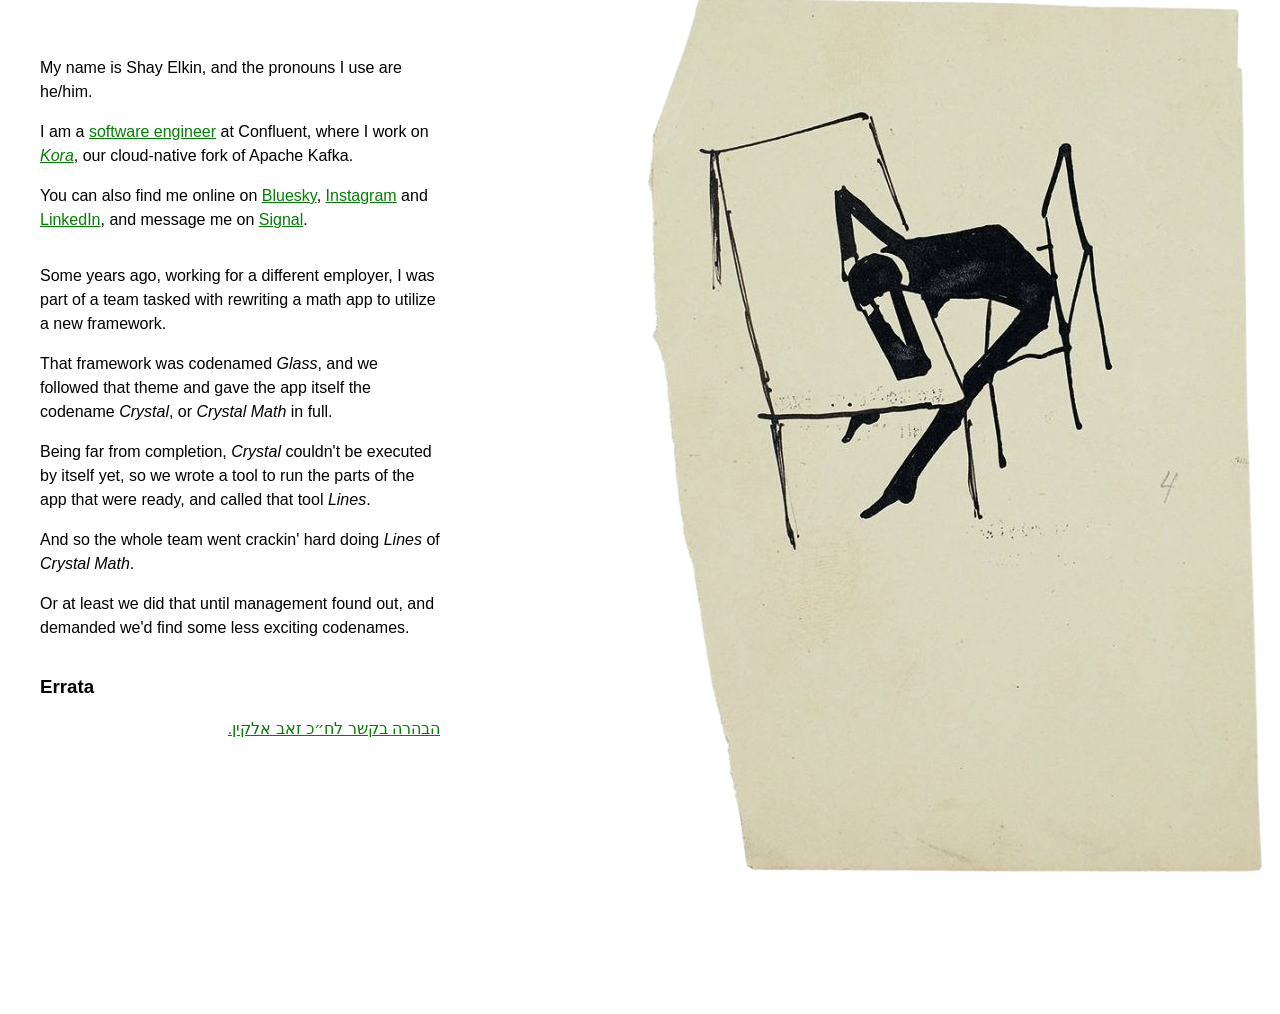
<file: index.html>
<!DOCTYPE html>
<head>
  <meta http-equiv="Content-Type" content="text/html; charset=UTF-8" />
  <meta name="viewport" content="width=device-width, initial-scale=1, maximum-scale=1" />
  <meta name="description" content="Home page for Shay Elkin, a software engineer at Confluent" />
  <title>Shay Elkin - shay.elkin.io</title>
  <link href="style.css" rel="stylesheet" />
  <!-- favicon is from https://twemoji.twitter.com/ --> 
  <link rel="icon" href="favicon.png" sizes="any" />
  <link rel="icon" href="favicon.svg" type="image/svg+xml" />
</head>
<body>
    <div id="kafka-bg-container"><img src="kafka.png" width="634" height="1024" title="A drawing by Franz Kafka (ca. 1901-07). The Literary Estate of Max Brod, National Library of Israel, Jerusalem" alt="A torn, yellowish piece of paper, on it a minimalist ink drawing of a person sitting in a chair. His hands are crossed on a table in front of him, and his head leaning on those, in an apparent frustration." /></div>
    <div id="text-container">
      <p>
        My name is Shay Elkin, and the pronouns I use are he/him.
      </p>
      <p>
        I am a <a href="concise-resume.html">software engineer</a> at Confluent, where I work
        on <em><a href="https://www.confluent.io/cloud-kafka/">Kora</a></em>, our cloud-native fork
        of Apache Kafka.
      </p>
      <p>
        You can also find me online on <a href="https://bsky.app/profile/srockets.com">Bluesky</a>, <a href="https://www.instagram.com/srockets/">Instagram</a>
        and <a href="https://www.linkedin.com/in/shayel/">LinkedIn</a>, and message me
        on <a href="dm.html">Signal</a>.
      </p>

      <hr />
      <p>Some years ago, working for a different employer, I was part of a team tasked with
      rewriting a math app to utilize a new framework.</p><p>That framework was
      codenamed <em>Glass</em>, and we followed that theme and gave the app itself the
      codename <em>Crystal</em>, or <em>Crystal Math</em> in full.</p><p>Being far from
      completion, <em>Crystal</em> couldn't be executed by itself yet, so we wrote a tool to run
      the parts of the app that were ready, and called that tool <em>Lines</em>.</p> <p>And so the
      whole team went crackin' hard doing <em>Lines</em> of <em>Crystal Math</em>. </p><p>Or at
      least we did that until management found out, and demanded we'd find some less exciting
      codenames.</p>
      <hr />
      <h3>Errata</h3>
      <p id="he">
        <a href="zeev-elkin-he.html">הבהרה בקשר לח״כ זאב אלקין.</a>
      </p>
    </div>
</body>
</file>
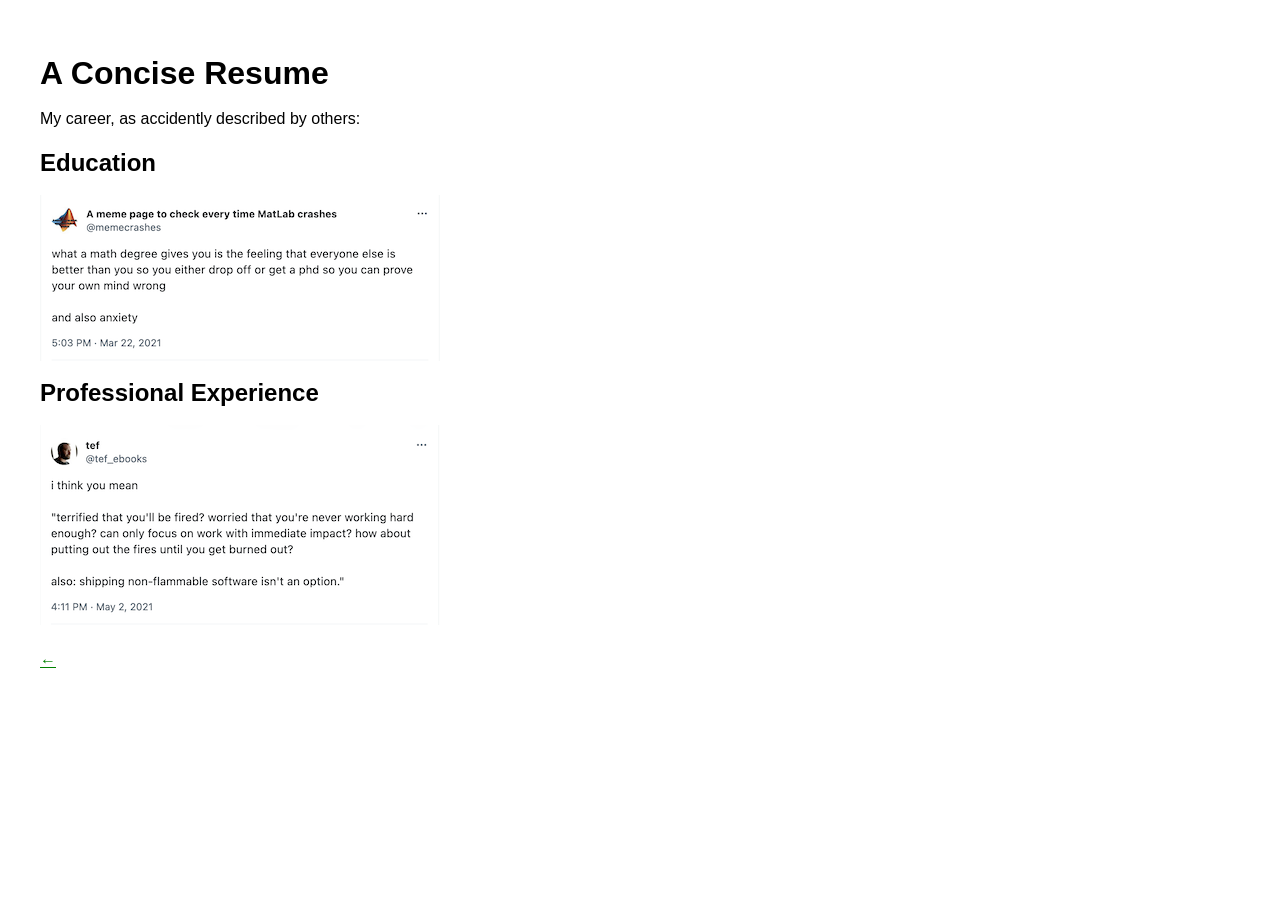
<file: concise-resume.html>
<!DOCTYPE html>
<head>
  <meta http-equiv="Content-Type" content="text/html; charset=UTF-8">
  <meta name="viewport" content="width=device-width, initial-scale=1, maximum-scale=1">
  <meta name="description" content="Shay Elkin's (satirical) resume" />
  <title>A Concise Resume - shay.elkin.io</title>
  <link href="style.css" rel="stylesheet" />
  <!-- favicon is from https://twemoji.twitter.com/ -->
  <link rel="icon" href="favicon.png" sizes="any" />
  <link rel="icon" href="favicon.svg" type="image/svg+xml" />
  <script src="js.js"> </script>
</head>
<body>
  <div id="text-container">
    <h1>A Concise Resume</h1>

    <p>My career, as accidently described by others:</p>

    <h2>Education</h2>
    <a href="https://web.archive.org/web/20210406114901/https://twitter.com/memecrashes/status/1374149743828406276"><img src="career-tweet-1.png"
       alt="A tweet by @memecrashes, published Mar 22, 2021: what a math degree gives you is the feeling that everyone else is better than you so you either drop off or get a phd so you can prove your own mind wrong  and also anxiety"/></a>

    <h2>Professional Experience</h2>
    <a href="https://web.archive.org/web/20210526164450/https://twitter.com/tef_ebooks/status/1388994543509442570"><img src="career-tweet-2.png"
       alt="A tweet by @ted_ebooks, published May 2, 2021: i think you mean 'terrified that you'll be fired? worried that you're never working hard enough? can only focus on work with immediate impact? how about putting out the fires until you get burned out? also: shipping non-flammable software isn't an option.'" /></a>

    <hr />
    <p> <a onclick="return onclick_back_a();" href="./">&larr;</a> </p>
  </div>
</body>
</file>
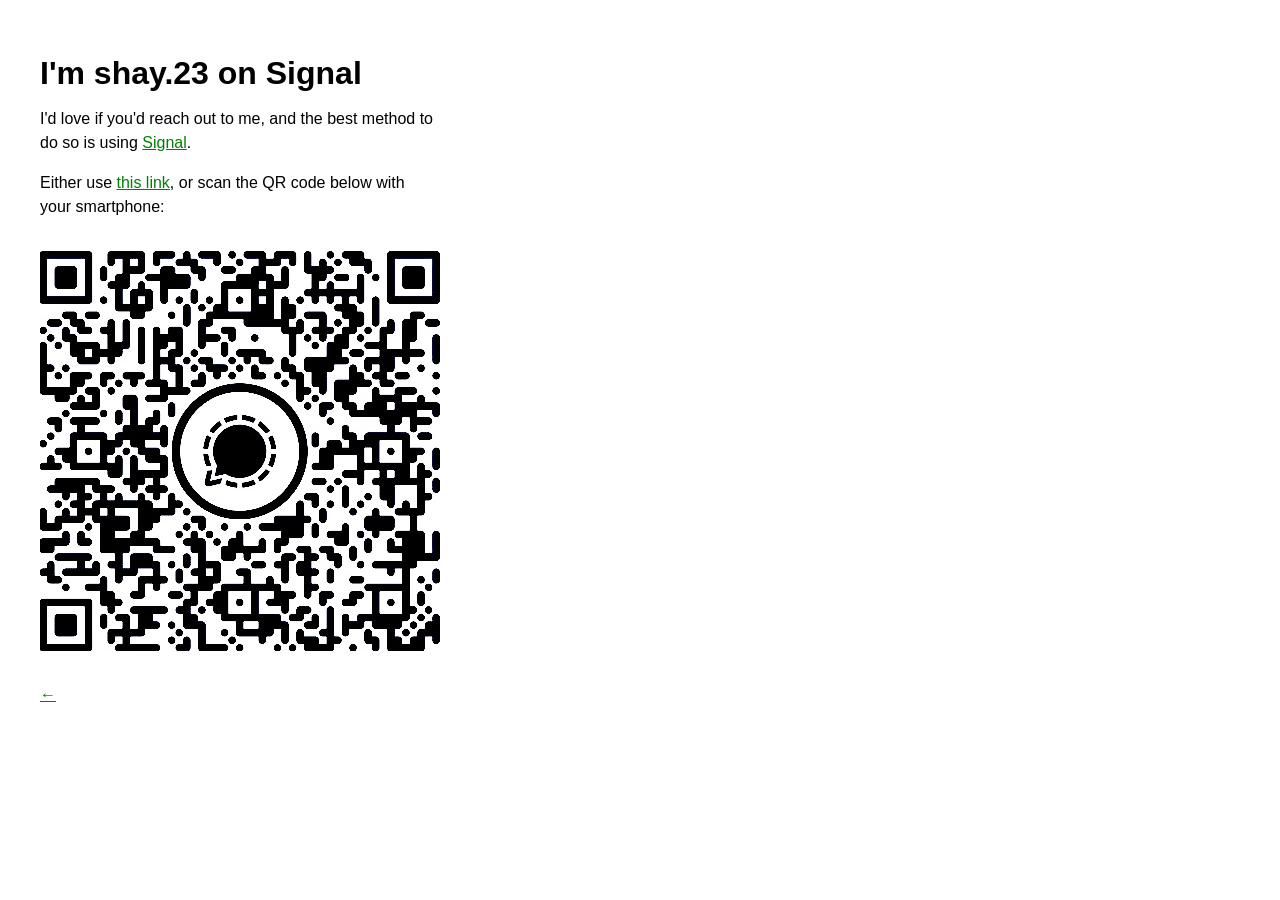
<file: dm.html>
<!DOCTYPE html>
<head>
  <meta http-equiv="Content-Type" content="text/html; charset=UTF-8" />
  <meta name="viewport" content="width=device-width, initial-scale=1, maximum-scale=1" />
  <meta name="description" content="Signal contact for Shay Elkin, a software engineer at Confluent" />
  <title>Signal - shay.elkin.io</title>
  <link href="style.css" rel="stylesheet" />
  <!-- favicon is from https://twemoji.twitter.com/ --> 
  <link rel="icon" href="favicon.png" sizes="any" />
  <link rel="icon" href="favicon.svg" type="image/svg+xml" />
  <script src="js.js"> </script>
</head>
<body>
  <div id="text-container">
    <h1>I'm shay.23 on Signal</h1>
    <p>
      I'd love if you'd reach out to me, and the best method to do so is using <a href="https://signal.org/">Signal</a>.
    </p>
    <p>Either use <a href="https://signal.me/#eu/zdRX32mntee28owYpTgfhk7XnaHZD1HEFVREiZrkQUBkzvuewvlMS4-5NVagidvj">this link</a>, or scan the QR code below with your smartphone:</p>
    <hr />
  <p>
    <img src="signal.jpg" alt="qr code for my signal username shay.23" />
  </p>
  <hr />
    <p> <a onclick="return onclkcik_back_a();" href="./">&larr;</a> </p>
  </div>
</body>
</file>
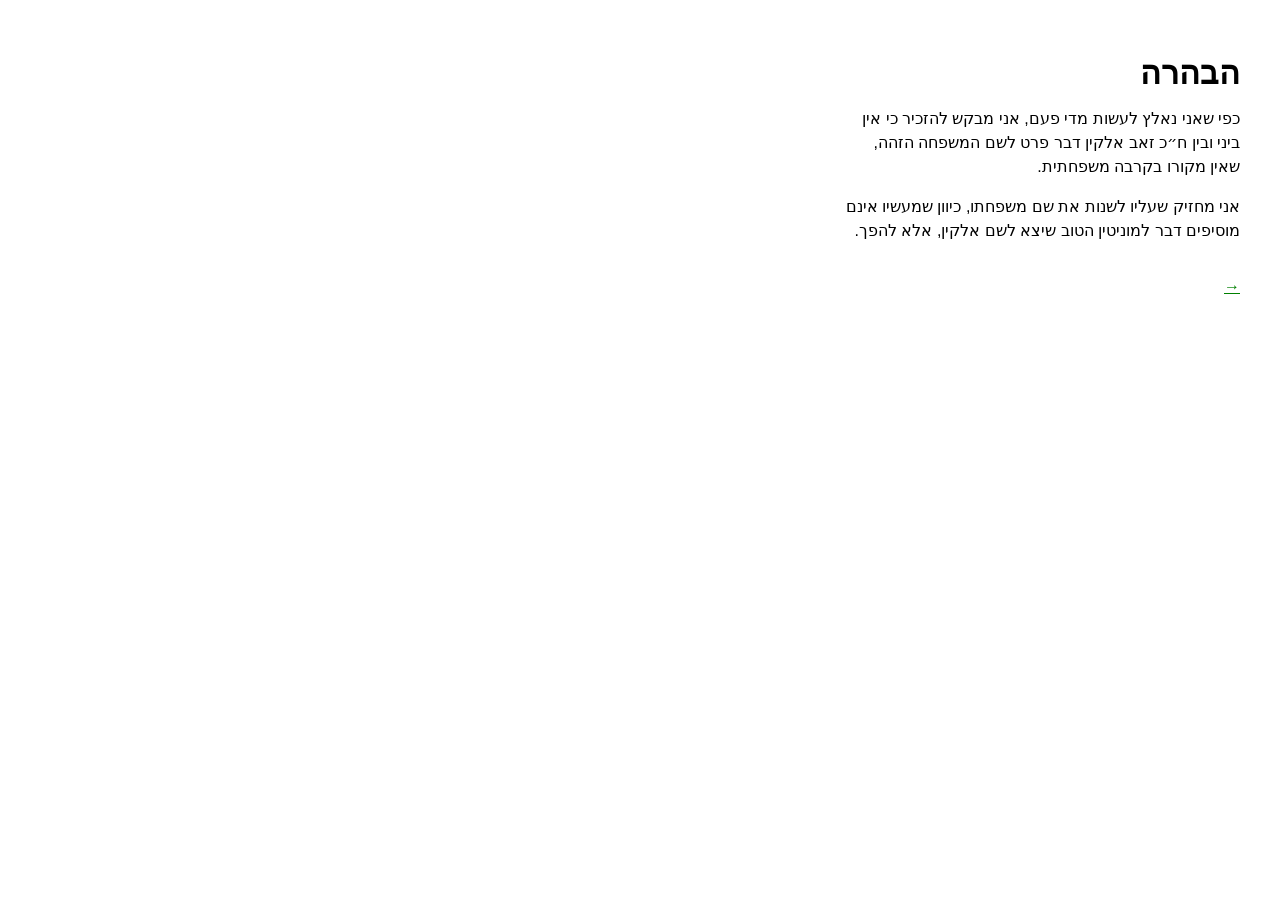
<file: zeev-elkin-he.html>
<!DOCTYPE html>
<head>
  <meta http-equiv="Content-Type" content="text/html; charset=UTF-8" />
  <meta name="viewport" content="width=device-width, initial-scale=1, maximum-scale=1" />
  <meta name="description" content="הבהרה אודות ח״כ זאב אלקין" />
  <title>הבהרה - שי אלקין - shay.elkin.io</title>
  <link href="style.css" rel="stylesheet" />
  <!-- favicon is from https://twemoji.twitter.com/ -->
  <link rel="icon" href="favicon.png" sizes="any" />
  <link rel="icon" href="favicon.svg" type="image/svg+xml" />
  <script src="js.js"> </script>
</head>
<body id="he">
  <div id="text-container">
    <h1>הבהרה</h1>
    <p>
      כפי שאני נאלץ לעשות מדי פעם, אני מבקש להזכיר כי אין ביני ובין ח״כ זאב אלקין דבר פרט לשם
      המשפחה הזהה, שאין מקורו בקרבה משפחתית.
    </p>
    <p>
      אני מחזיק שעליו לשנות את שם משפחתו, כיוון שמעשיו אינם מוסיפים דבר למוניטין הטוב שיצא לשם אלקין,
      אלא להפך.
    </p>
    <hr />
    <p> <a onclick="return onclick_back_a();" href="./">&rarr;</a> </p>
  </div>
</body>
</file>
<file: style.css>
body {
    background-color: white;
    color: black;
    font-family: sans-serif;
    font-weight: 300;
}

@media (prefers-color-scheme: dark) {
    body {
        background-color: black;
        color: white;
    }
}

#he {
    /* can't trust the default Hebrew font to be a sane choice */
    font-family: 'SF Hebrew', 'Arial Hebrew', 'Arial', sans-serif;
    direction: rtl;
}

a {
    /* works for both light and dark modes */
    color: green;
}

#kafka-bg-container {
    float: right;
    margin-top: -22px;
    max-width: 634px;
}

/* hack: make the background not overtake small screens */
@media only screen and (max-width: 1034px) {
    #kafka-bg-container {
        width: 1px;
    }
}

#text-container {
    line-height: 150%;
    margin-left: 2em;
    margin-right: 2em;
    max-width: 400px;
    padding-top: 2em;
}

#text-container img {
    max-width: 100%;
    max-height: 100%;
    display: block;
}

/* hack: invisible hr */ 
#text-container hr {
    border: 0px;
}

#small-print {
    font-size: 9px;
}
</file>
